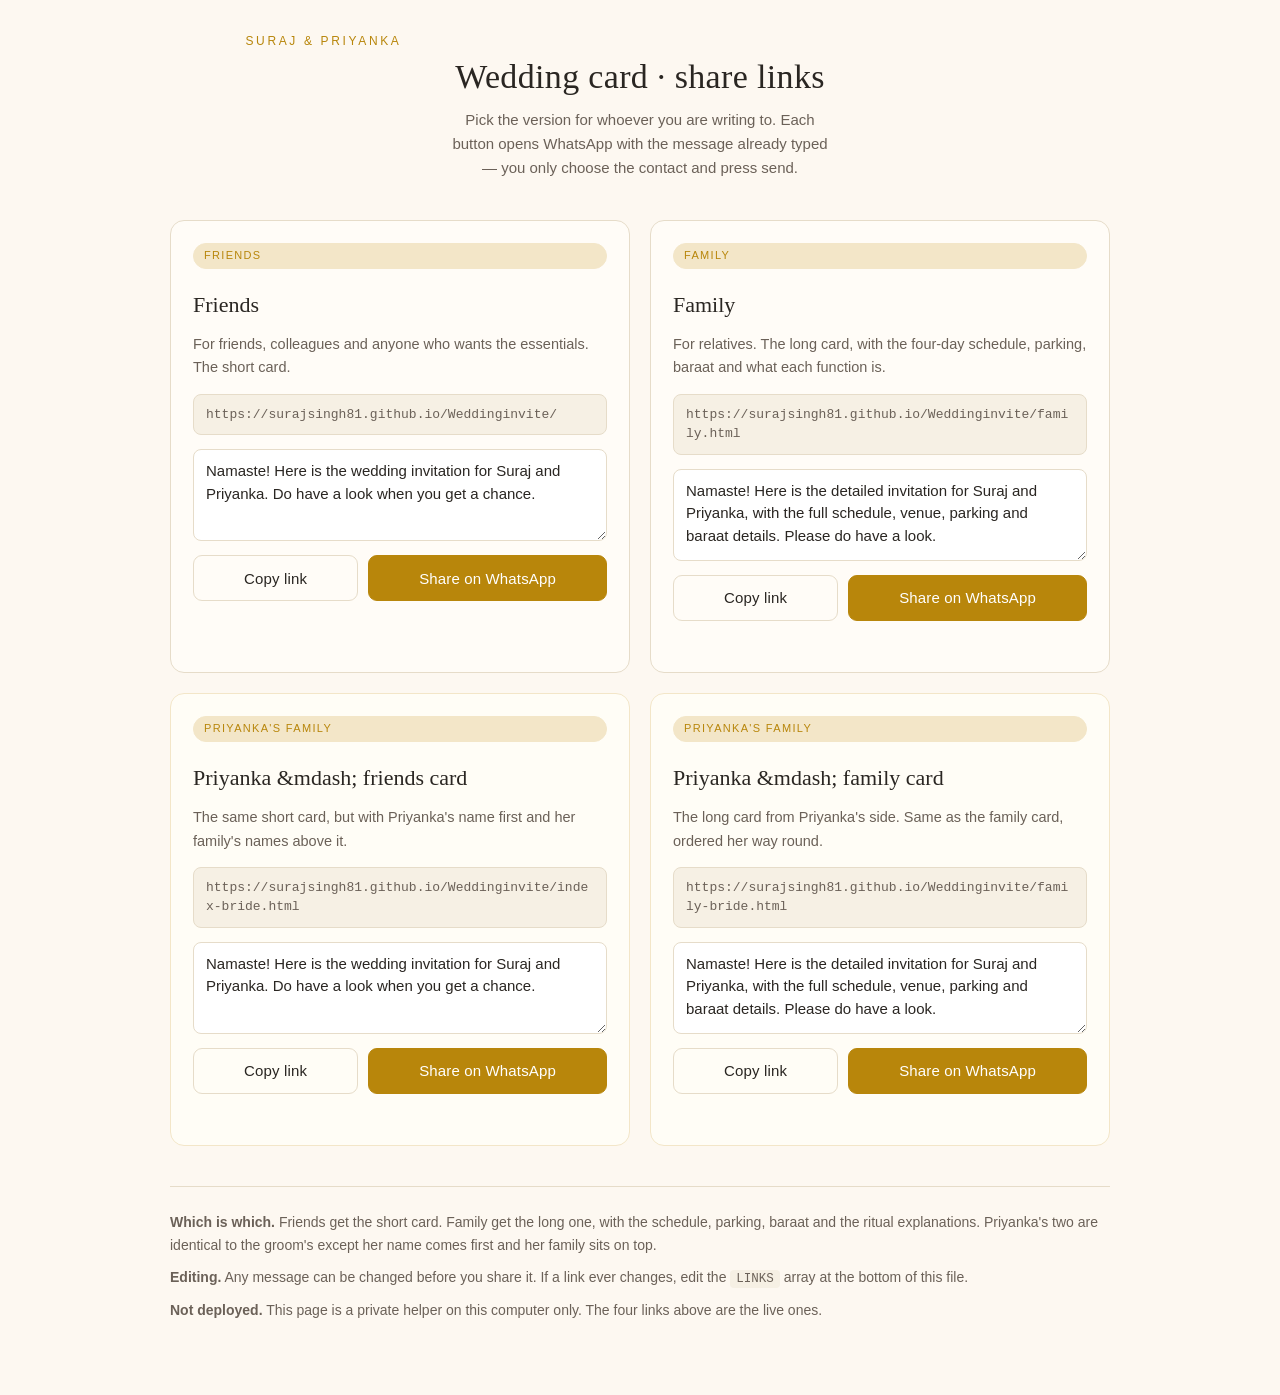
<file: share-links.html>
<!DOCTYPE html>
<html lang="en">
<head>
<meta charset="utf-8">
<meta name="viewport" content="width=device-width, initial-scale=1, viewport-fit=cover">
<title>Wedding card &middot; share links</title>
<style>
  :root {
    --cream: #fdf8f1;
    --ink: #2a2622;
    --ink-soft: #6b6158;
    --gold: #b8860b;
    --gold-soft: #f3e6c8;
    --line: #e6dcc9;
    --green: #1f6f43;
    --card: #fffcf7;
  }

  * { box-sizing: border-box; }

  body {
    margin: 0;
    padding: 32px 20px 64px;
    background: var(--cream);
    color: var(--ink);
    font: 400 17px/1.6 "Jost", -apple-system, BlinkMacSystemFont, "Segoe UI", sans-serif;
    -webkit-text-size-adjust: 100%;
  }

  .wrap { max-width: 940px; margin: 0 auto; }

  header { text-align: center; margin-bottom: 40px; }

  .eyebrow {
    margin: 0 0 6px;
    font-size: 12px;
    letter-spacing: .22em;
    text-transform: uppercase;
    color: var(--gold);
  }

  h1 {
    margin: 0 0 10px;
    font: 400 34px/1.2 "Cormorant Garamond", Georgia, serif;
    letter-spacing: .01em;
  }

  header p {
    margin: 0 auto;
    max-width: 46ch;
    color: var(--ink-soft);
    font-size: 15px;
  }

  .grid {
    display: grid;
    gap: 20px;
    grid-template-columns: repeat(auto-fit, minmax(320px, 1fr));
  }

  .card {
    background: var(--card);
    border: 1px solid var(--line);
    border-radius: 14px;
    padding: 22px;
    display: flex;
    flex-direction: column;
    gap: 14px;
  }

  .card.bride { border-color: var(--gold-soft); background: #fffdf6; }

  .card h2 {
    margin: 0;
    font: 500 22px/1.3 "Cormorant Garamond", Georgia, serif;
  }

  .tag {
    display: inline-block;
    font-size: 11px;
    letter-spacing: .12em;
    text-transform: uppercase;
    color: var(--gold);
    border: 1px solid var(--gold-soft);
    background: var(--gold-soft);
    border-radius: 999px;
    padding: 3px 10px;
    margin-bottom: 8px;
  }

  .for {
    margin: 0;
    font-size: 14.5px;
    color: var(--ink-soft);
  }

  .url {
    font: 400 13px/1.5 ui-monospace, SFMono-Regular, Menlo, Consolas, monospace;
    color: var(--ink-soft);
    background: #f6f0e4;
    border: 1px solid var(--line);
    border-radius: 8px;
    padding: 10px 12px;
    word-break: break-all;
    user-select: all;
  }

  textarea {
    width: 100%;
    min-height: 92px;
    resize: vertical;
    font: inherit;
    font-size: 15px;
    line-height: 1.5;
    color: var(--ink);
    background: #fff;
    border: 1px solid var(--line);
    border-radius: 8px;
    padding: 10px 12px;
  }

  textarea:focus, .url:focus { outline: 2px solid var(--gold); outline-offset: 1px; }

  .row { display: flex; gap: 10px; flex-wrap: wrap; }

  button {
    flex: 1 1 auto;
    min-height: 46px;
    padding: 12px 18px;
    font: 500 15px/1 "Jost", sans-serif;
    letter-spacing: .01em;
    border-radius: 9px;
    border: 1px solid var(--gold);
    background: var(--gold);
    color: #fff;
    cursor: pointer;
    -webkit-tap-highlight-color: transparent;
  }

  button.ghost {
    background: transparent;
    color: var(--ink);
    border-color: var(--line);
  }

  button:active { transform: translateY(1px); }

  .status {
    min-height: 1.2em;
    font-size: 13px;
    color: var(--green);
    margin: 0;
  }

  footer {
    margin-top: 40px;
    padding-top: 24px;
    border-top: 1px solid var(--line);
    font-size: 14px;
    color: var(--ink-soft);
  }

  footer p { margin: 0 0 10px; }
  footer code {
    font-size: 12.5px;
    background: #f6f0e4;
    border-radius: 4px;
    padding: 2px 6px;
  }
</style>
</head>
<body>
<div class="wrap">

  <header>
    <p class="eyebrow">Suraj &amp; Priyanka</p>
    <h1>Wedding card &middot; share links</h1>
    <p>Pick the version for whoever you are writing to. Each button opens WhatsApp with the message already typed &mdash; you only choose the contact and press send.</p>
  </header>

  <div class="grid" id="grid"></div>

  <footer>
    <p><strong>Which is which.</strong> Friends get the short card. Family get the long one, with the schedule, parking, baraat and the ritual explanations. Priyanka's two are identical to the groom's except her name comes first and her family sits on top.</p>
    <p><strong>Editing.</strong> Any message can be changed before you share it. If a link ever changes, edit the <code>LINKS</code> array at the bottom of this file.</p>
    <p><strong>Not deployed.</strong> This page is a private helper on this computer only. The four links above are the live ones.</p>
  </footer>

</div>

<script>
var LINKS = [
  {
    key: "friends",
    title: "Friends",
    tag: "Friends",
    for: "For friends, colleagues and anyone who wants the essentials. The short card.",
    url: "https://surajsingh81.github.io/Weddinginvite/",
    msg: "Namaste! Here is the wedding invitation for Suraj and Priyanka. Do have a look when you get a chance."
  },
  {
    key: "family",
    title: "Family",
    tag: "Family",
    for: "For relatives. The long card, with the four-day schedule, parking, baraat and what each function is.",
    url: "https://surajsingh81.github.io/Weddinginvite/family.html",
    msg: "Namaste! Here is the detailed invitation for Suraj and Priyanka, with the full schedule, venue, parking and baraat details. Please do have a look."
  },
  {
    key: "bride-friends",
    title: "Priyanka &mdash; friends card",
    tag: "Priyanka's family",
    bride: true,
    for: "The same short card, but with Priyanka's name first and her family's names above it.",
    url: "https://surajsingh81.github.io/Weddinginvite/index-bride.html",
    msg: "Namaste! Here is the wedding invitation for Suraj and Priyanka. Do have a look when you get a chance."
  },
  {
    key: "bride-family",
    title: "Priyanka &mdash; family card",
    tag: "Priyanka's family",
    bride: true,
    for: "The long card from Priyanka's side. Same as the family card, ordered her way round.",
    url: "https://surajsingh81.github.io/Weddinginvite/family-bride.html",
    msg: "Namaste! Here is the detailed invitation for Suraj and Priyanka, with the full schedule, venue, parking and baraat details. Please do have a look."
  }
];

var grid = document.getElementById("grid");

LINKS.forEach(function (item) {
  var card = document.createElement("section");
  card.className = "card" + (item.bride ? " bride" : "");

  var tag = document.createElement("span");
  tag.className = "tag";
  tag.textContent = item.tag;

  var h = document.createElement("h2");
  h.textContent = item.title;

  var forLine = document.createElement("p");
  forLine.className = "for";
  forLine.textContent = item.for;

  var url = document.createElement("div");
  url.className = "url";
  url.textContent = item.url;
  url.title = "Tap to select";

  var ta = document.createElement("textarea");
  ta.value = item.msg;
  ta.setAttribute("aria-label", "Message for " + item.title);

  var status = document.createElement("p");
  status.className = "status";
  status.setAttribute("role", "status");

  var copyBtn = document.createElement("button");
  copyBtn.className = "ghost";
  copyBtn.type = "button";
  copyBtn.textContent = "Copy link";

  var shareBtn = document.createElement("button");
  shareBtn.type = "button";
  shareBtn.textContent = "Share on WhatsApp";

  copyBtn.addEventListener("click", function () {
    copy(url.textContent).then(function (ok) {
      status.textContent = ok ? "Copied." : "Press and hold the link above to copy.";
      setTimeout(function () { status.textContent = ""; }, 2500);
    });
  });

  shareBtn.addEventListener("click", function () {
    var text = ta.value.trim() + "\n\n" + url.textContent;
    window.open("https://wa.me/?text=" + encodeURIComponent(text), "_blank", "noopener");
  });

  var row = document.createElement("div");
  row.className = "row";
  row.appendChild(copyBtn);
  row.appendChild(shareBtn);

  card.appendChild(tag);
  card.appendChild(h);
  card.appendChild(forLine);
  card.appendChild(url);
  card.appendChild(ta);
  card.appendChild(row);
  card.appendChild(status);
  grid.appendChild(card);
});

// Clipboard API is unavailable on file:// in some browsers, so fall back to a
// hidden textarea and execCommand, which still works there.
function copy(text) {
  if (navigator.clipboard && window.isSecureContext) {
    return navigator.clipboard.writeText(text).then(function () { return true; }, function () { return legacyCopy(text); });
  }
  return Promise.resolve(legacyCopy(text));
}

function legacyCopy(text) {
  var ta = document.createElement("textarea");
  ta.value = text;
  ta.setAttribute("readonly", "");
  ta.style.position = "fixed";
  ta.style.top = "-1000px";
  document.body.appendChild(ta);
  ta.select();
  var ok = false;
  try { ok = document.execCommand("copy"); } catch (e) { ok = false; }
  document.body.removeChild(ta);
  return ok;
}
</script>
</body>
</html>
</file>
